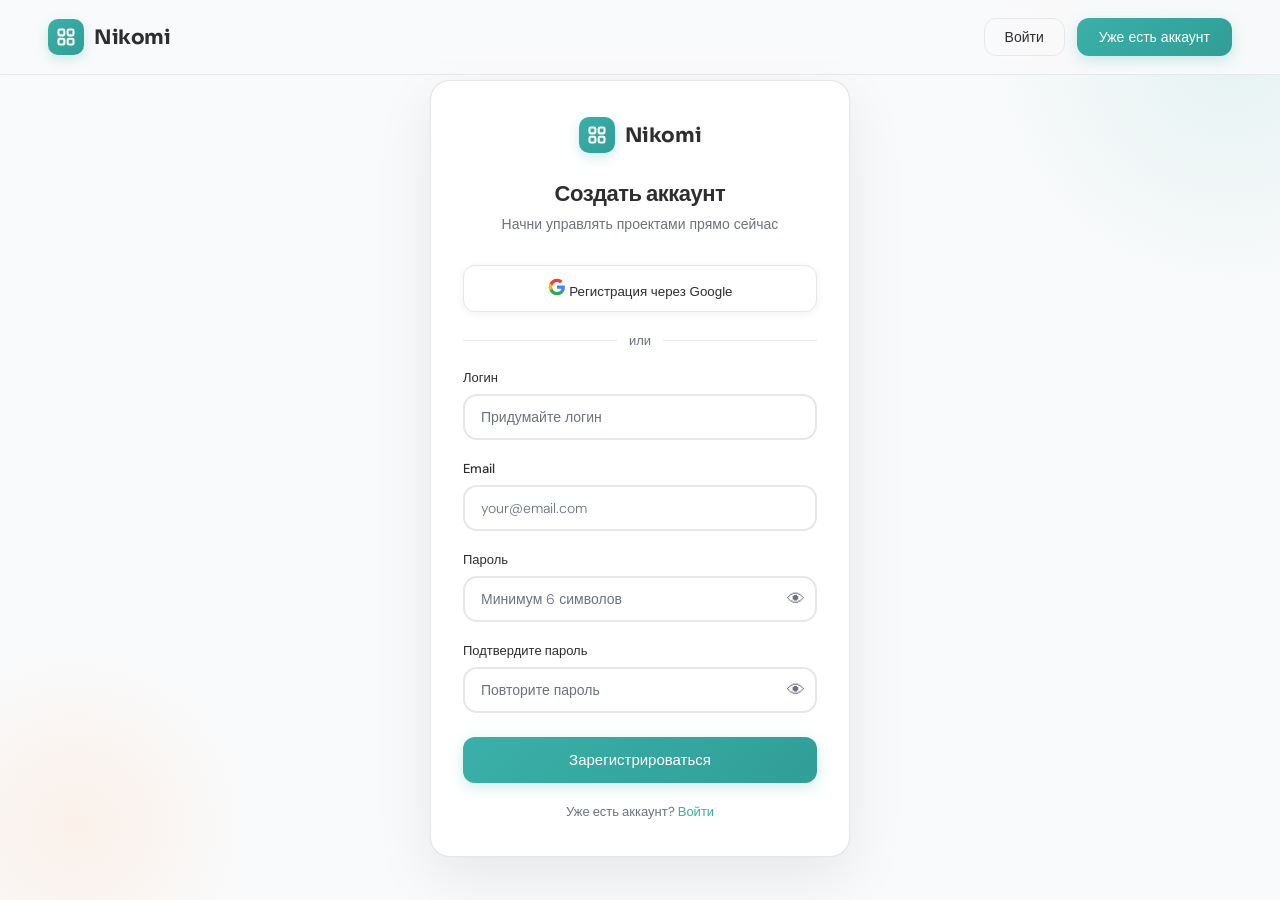
<file: register.html>
﻿<!DOCTYPE html>
<html lang="ru">
<head>
<meta charset="UTF-8">
<meta name="viewport" content="width=device-width, initial-scale=1.0">
<title>Nikomi — Регистрация</title>
<link href="https://fonts.googleapis.com/css2?family=Sora:wght@300;400;600;700&family=DM+Sans:ital,wght@0,300;0,400;0,500;1,300&display=swap" rel="stylesheet">
<link rel="stylesheet" href="styles.css">
</head>
<body>
<nav>
  <a href="index.html" class="logo">
    <div class="logo-icon">
      <svg viewBox="0 0 24 24" fill="none" stroke="white" stroke-width="2.5" stroke-linecap="round" stroke-linejoin="round">
        <rect x="3" y="3" width="7" height="7" rx="1.5"/>
        <rect x="14" y="3" width="7" height="7" rx="1.5"/>
        <rect x="3" y="14" width="7" height="7" rx="1.5"/>
        <rect x="14" y="14" width="7" height="7" rx="1.5"/>
      </svg>
    </div>
    <span class="logo-text">Nikomi</span>
  </a>
  <div class="nav-actions">
    <a href="login.html" class="btn-ghost">Войти</a>
    <a href="login.html" class="btn-primary">Уже есть аккаунт</a>
  </div>
</nav>
<div class="auth-page">
  <div class="auth-card animate-fadeUp">
    <div class="auth-logo">
      <div class="logo-icon">
        <svg viewBox="0 0 24 24" fill="none" stroke="white" stroke-width="2.5" stroke-linecap="round" stroke-linejoin="round">
          <rect x="3" y="3" width="7" height="7" rx="1.5"/>
          <rect x="14" y="3" width="7" height="7" rx="1.5"/>
          <rect x="3" y="14" width="7" height="7" rx="1.5"/>
          <rect x="14" y="14" width="7" height="7" rx="1.5"/>
        </svg>
      </div>
      <span class="logo-text">Nikomi</span>
    </div>
    <h2 class="auth-title">Создать аккаунт</h2>
    <p class="auth-subtitle">Начни управлять проектами прямо сейчас</p>
    <button class="btn-google w-full" style="justify-content:center; padding: 12px;">
      <svg viewBox="0 0 24 24" xmlns="http://www.w3.org/2000/svg">
        <path d="M22.56 12.25c0-.78-.07-1.53-.2-2.25H12v4.26h5.92c-.26 1.37-1.04 2.53-2.21 3.31v2.77h3.57c2.08-1.92 3.28-4.74 3.28-8.09z" fill="#4285F4"/>
        <path d="M12 23c2.97 0 5.46-.98 7.28-2.66l-3.57-2.77c-.98.66-2.23 1.06-3.71 1.06-2.86 0-5.29-1.93-6.16-4.53H2.18v2.84C3.99 20.53 7.7 23 12 23z" fill="#34A853"/>
        <path d="M5.84 14.09c-.22-.66-.35-1.36-.35-2.09s.13-1.43.35-2.09V7.07H2.18C1.43 8.55 1 10.22 1 12s.43 3.45 1.18 4.93l2.85-2.22.81-.62z" fill="#FBBC05"/>
        <path d="M12 5.38c1.62 0 3.06.56 4.21 1.64l3.15-3.15C17.45 2.09 14.97 1 12 1 7.7 1 3.99 3.47 2.18 7.07l3.66 2.84c.87-2.6 3.3-4.53 6.16-4.53z" fill="#EA4335"/>
      </svg>
      Регистрация через Google
    </button>
    <div class="divider">или</div>
    <div id="registerForm">
      <div class="form-group">
        <label for="login">Логин</label>
        <input type="text" id="login" class="form-input" placeholder="Придумайте логин" autocomplete="username">
        <div class="form-error" id="loginError" style="display:none;">⚠ Введите логин (минимум 3 символа)</div>
      </div>
      <div class="form-group">
        <label for="email">Email</label>
        <input type="email" id="email" class="form-input" placeholder="your@email.com" autocomplete="email">
        <div class="form-error" id="emailError" style="display:none;">⚠ Введите корректный email</div>
      </div>
      <div class="form-group">
        <label for="password">Пароль</label>
        <div style="position:relative;">
          <input type="password" id="password" class="form-input" placeholder="Минимум 6 символов" autocomplete="new-password">
          <button type="button" id="togglePassword" style="position:absolute; right:12px; top:50%; transform:translateY(-50%); background:none; border:none; cursor:pointer; font-size:18px; color:var(--text-secondary); padding:0;" title="Показать пароль">👁</button>
        </div>
        <div class="form-error" id="passwordError" style="display:none;">⚠ Пароль должен быть минимум 6 символов</div>
      </div>
      <div class="form-group">
        <label for="confirmPassword">Подтвердите пароль</label>
        <div style="position:relative;">
          <input type="password" id="confirmPassword" class="form-input" placeholder="Повторите пароль" autocomplete="new-password">
          <button type="button" id="toggleConfirmPassword" style="position:absolute; right:12px; top:50%; transform:translateY(-50%); background:none; border:none; cursor:pointer; font-size:18px; color:var(--text-secondary); padding:0;" title="Показать пароль">👁</button>
        </div>
        <div class="form-error" id="confirmPasswordError" style="display:none;">⚠ Пароли не совпадают</div>
      </div>
      <button class="btn-primary w-full btn-lg" id="submitBtn" onclick="handleRegister()" style="margin-top:4px;">Зарегистрироваться</button>
    </div>
    <div class="auth-footer">Уже есть аккаунт? <a href="login.html">Войти</a></div>
  </div>
</div>
<script>
document.getElementById('togglePassword').addEventListener('click', function () {
  const input = document.getElementById('password');
  const isHidden = input.type === 'password';
  input.type = isHidden ? 'text' : 'password';
  this.textContent = isHidden ? '🙈' : '👁';
});
document.getElementById('toggleConfirmPassword').addEventListener('click', function () {
  const input = document.getElementById('confirmPassword');
  const isHidden = input.type === 'password';
  input.type = isHidden ? 'text' : 'password';
  this.textContent = isHidden ? '🙈' : '👁';
});
document.getElementById('login').addEventListener('input', function () {
  this.classList.remove('error');
  document.getElementById('loginError').style.display = 'none';
});
document.getElementById('email').addEventListener('input', function () {
  this.classList.remove('error');
  document.getElementById('emailError').style.display = 'none';
});
document.getElementById('password').addEventListener('input', function () {
  this.classList.remove('error');
  document.getElementById('passwordError').style.display = 'none';
});
document.getElementById('confirmPassword').addEventListener('input', function () {
  this.classList.remove('error');
  document.getElementById('confirmPasswordError').style.display = 'none';
});
document.addEventListener('keydown', function (e) {
  if (e.key === 'Enter') handleRegister();
});
function handleRegister() {
  const loginVal = document.getElementById('login').value.trim();
  const emailVal = document.getElementById('email').value.trim();
  const passwordVal = document.getElementById('password').value;
  const confirmPasswordVal = document.getElementById('confirmPassword').value;
  const loginInput = document.getElementById('login');
  const emailInput = document.getElementById('email');
  const passInput = document.getElementById('password');
  const confirmPassInput = document.getElementById('confirmPassword');
  let valid = true;
  if (!loginVal || loginVal.length < 3) {
    loginInput.classList.add('error');
    document.getElementById('loginError').style.display = 'flex';
    valid = false;
  }
  const emailRegex = /^[^\s@]+@[^\s@]+\.[^\s@]+$/;
  if (!emailVal || !emailRegex.test(emailVal)) {
    emailInput.classList.add('error');
    document.getElementById('emailError').style.display = 'flex';
    valid = false;
  }
  if (!passwordVal || passwordVal.length < 6) {
    passInput.classList.add('error');
    document.getElementById('passwordError').style.display = 'flex';
    valid = false;
  }
  if (passwordVal !== confirmPasswordVal) {
    confirmPassInput.classList.add('error');
    document.getElementById('confirmPasswordError').style.display = 'flex';
    valid = false;
  }
  if (!valid) return;
  const btn = document.getElementById('submitBtn');
  btn.textContent = 'Регистрируем...';
  btn.disabled = true;
  btn.style.opacity = '0.75';
  setTimeout(() => {
    btn.textContent = 'Зарегистрироваться';
    btn.disabled = false;
    btn.style.opacity = '1';
    alert('Регистрация успешна!');
    window.location.href = 'login.html';
  }, 1200);
}
</script>
</body>
</html>
</file>
<file: styles.css>
/* ═══════════════════════════════════════════════
   NIKOMI — Общие стили для всех страниц
   ═══════════════════════════════════════════════ */

/* ───── CSS ПЕРЕМЕННЫЕ ───── */
:root {
  /* Бренд */
  --primary: #3AB0A8;
  --primary-hover: #319E97;

  /* Фоны */
  --bg: #F9FAFB;
  --soft-bg: #FDE7D8;
  --card: #FFFFFF;

  /* Границы */
  --border: #E5E7EB;

  /* Текст */
  --text: #2E2E2E;
  --text-secondary: #6B7280;

  /* Статусы */
  --success: #4CAF50;
  --warning: #F8C95D;
  --error: #E57373;

  /* Тени */
  --shadow-sm: 0 2px 8px rgba(0,0,0,0.06);
  --shadow-md: 0 8px 24px rgba(0,0,0,0.08);
  --shadow-lg: 0 24px 60px rgba(0,0,0,0.1);
  --shadow-primary: 0 4px 14px rgba(58,176,168,0.3);

  /* Радиусы */
  --radius-sm: 8px;
  --radius-md: 12px;
  --radius-lg: 16px;
  --radius-xl: 20px;
}

/* Тёмная тема */
.dark {
  --primary: #4FD1C5;
  --primary-hover: #38B2AC;

  --bg: #0F172A;
  --soft-bg: #111827;
  --card: #1F2933;

  --border: #374151;

  --text: #E5E7EB;
  --text-secondary: #9CA3AF;

  --success: #4ADE80;
  --warning: #FACC15;
  --error: #F87171;

  --shadow-sm: 0 2px 8px rgba(0,0,0,0.3);
  --shadow-md: 0 8px 24px rgba(0,0,0,0.35);
  --shadow-lg: 0 24px 60px rgba(0,0,0,0.4);
}


/* ───── СБРОС И BASE ───── */
*, *::before, *::after {
  box-sizing: border-box;
  margin: 0;
  padding: 0;
}

html {
  scroll-behavior: smooth;
}

body {
  font-family: 'DM Sans', sans-serif;
  background: var(--bg);
  color: var(--text);
  overflow-x: hidden;
  transition: background 0.3s, color 0.3s;
}


/* ───── ТИПОГРАФИКА ───── */
h1, h2, h3, h4, h5, h6 {
  font-family: 'Sora', sans-serif;
  color: var(--text);
  letter-spacing: -0.5px;
  line-height: 1.2;
}

h1 { font-size: clamp(38px, 5vw, 56px); font-weight: 700; letter-spacing: -1.5px; }
h2 { font-size: clamp(26px, 3.5vw, 36px); font-weight: 700; letter-spacing: -0.8px; }
h3 { font-size: 16px; font-weight: 600; letter-spacing: -0.3px; }

p {
  font-size: 15px;
  line-height: 1.7;
  color: var(--text-secondary);
  font-weight: 300;
}

a {
  color: var(--primary);
  text-decoration: none;
  transition: color 0.2s;
}

a:hover { color: var(--primary-hover); }

.text-accent { color: var(--primary); }
.text-secondary { color: var(--text-secondary); }
.text-sm { font-size: 13px; }
.text-xs { font-size: 11px; }
.font-medium { font-weight: 500; }
.font-semibold { font-weight: 600; }
.font-bold { font-weight: 700; }


/* ───── КНОПКИ ───── */
.btn {
  display: inline-flex;
  align-items: center;
  justify-content: center;
  gap: 8px;
  padding: 10px 22px;
  border-radius: 24px;
  font-family: 'DM Sans', sans-serif;
  font-size: 14px;
  font-weight: 500;
  cursor: pointer;
  text-decoration: none;
  transition: all 0.3s cubic-bezier(0.4, 0, 0.2, 1);
  border: none;
  white-space: nowrap;
}

/* Первичная кнопка */
.btn-primary {
  background: linear-gradient(135deg, var(--primary) 0%, #319E97 100%);
  color: #fff;
  box-shadow: 0 4px 14px rgba(58,176,168,0.25);
  border-radius: 12px;
  padding: 10px 22px;
  display: inline-flex;
  align-items: center;
  justify-content: center;
  gap: 8px;
  font-family: 'DM Sans', sans-serif;
  font-size: 14px;
  font-weight: 500;
  cursor: pointer;
  text-decoration: none;
  transition: all 0.2s;
  border: none;
  white-space: nowrap;
}
.btn-primary:hover {
  background: linear-gradient(135deg, #319E97 0%, var(--primary) 100%);
  color: #fff;
  transform: translateY(-1px);
  box-shadow: 0 6px 20px rgba(58,176,168,0.35);
}
.btn-primary:active {
  transform: translateY(0);
  box-shadow: 0 2px 8px rgba(58,176,168,0.3);
}

/* Обводка */
.btn-ghost {
  background: transparent;
  color: var(--text);
  border: 1.5px solid var(--border);
  border-radius: 12px;
  padding: 9px 20px;
  display: inline-flex;
  align-items: center;
  justify-content: center;
  gap: 8px;
  font-family: 'DM Sans', sans-serif;
  font-size: 14px;
  font-weight: 500;
  cursor: pointer;
  text-decoration: none;
  transition: all 0.2s;
  white-space: nowrap;
}
.btn-ghost:hover {
  border-color: var(--primary);
  color: var(--primary);
  background: rgba(58,176,168,0.06);
}

/* Google */
.btn-google {
  background: var(--card);
  color: var(--text);
  border: 1.5px solid var(--border);
  box-shadow: var(--shadow-sm);
  border-radius: 12px;
}
.btn-google:hover {
  border-color: var(--primary);
  color: var(--text);
  box-shadow: 0 4px 14px rgba(0,0,0,0.1);
}
.btn-google svg { width: 18px; height: 18px; }

/* Опасная */
.btn-danger {
  background: transparent;
  color: var(--error);
  border: 1.5px solid var(--error);
  border-radius: 24px;
}
.btn-danger:hover { 
  background: var(--error); 
  color: #fff;
  transform: translateY(-1px);
  box-shadow: 0 4px 14px rgba(229,115,115,0.3);
}

/* Размеры */
.btn-sm { padding: 7px 16px; font-size: 12px; border-radius: 8px; }
.btn-lg { padding: 13px 28px; font-size: 15px; border-radius: 12px; }

/* Иконка-кнопка */
.btn-icon {
  width: 36px;
  height: 36px;
  padding: 0;
  border-radius: 50%;
  background: transparent;
  border: 1px solid var(--border);
  color: var(--text-secondary);
  font-size: 16px;
  transition: all 0.3s;
}
.btn-icon:hover { 
  color: var(--primary); 
  border-color: var(--primary);
  background: rgba(58,176,168,0.08);
  transform: scale(1.05);
}

/* Дашед кнопка (добавить) */
.btn-dashed {
  width: 100%;
  padding: 10px;
  border: 1.5px dashed var(--border);
  border-radius: 12px;
  background: transparent;
  font-size: 12px;
  color: var(--text-secondary);
  cursor: pointer;
  font-family: 'DM Sans', sans-serif;
  transition: all 0.3s;
}
.btn-dashed:hover { 
  border-color: var(--primary); 
  color: var(--primary);
  background: rgba(58,176,168,0.05);
  border-style: solid;
}


/* ───── НАВБАР ───── */
nav, .navbar {
  position: fixed;
  top: 0; left: 0; right: 0;
  z-index: 100;
  display: flex;
  align-items: center;
  justify-content: space-between;
  padding: 18px 48px;
  background: rgba(249,250,251,0.85);
  backdrop-filter: blur(14px);
  border-bottom: 1px solid var(--border);
  transition: background 0.3s;
}
.dark nav, .dark .navbar {
  background: rgba(15,23,42,0.85);
}

.logo {
  display: flex;
  align-items: center;
  gap: 10px;
  text-decoration: none;
}
.logo-icon {
  width: 36px; height: 36px;
  background: linear-gradient(135deg, var(--primary) 0%, #319E97 100%);
  border-radius: 10px;
  display: flex;
  align-items: center;
  justify-content: center;
  box-shadow: 0 4px 12px rgba(58,176,168,0.25);
  transition: all 0.3s;
}
.logo:hover .logo-icon {
  transform: rotate(-5deg) scale(1.05);
  box-shadow: 0 6px 16px rgba(58,176,168,0.35);
}
.logo-icon svg { width: 20px; height: 20px; }
.logo-text {
  font-family: 'Sora', sans-serif;
  font-size: 20px;
  font-weight: 700;
  color: var(--text);
  letter-spacing: -0.4px;
}

.nav-actions {
  display: flex;
  align-items: center;
  gap: 12px;
}


/* ───── САЙДБАР (в приложении после входа) ───── */
.sidebar {
  position: fixed;
  top: 0; left: 0;
  width: 240px;
  height: 100vh;
  background: var(--soft-bg);
  border-right: 1px solid var(--border);
  padding: 20px 14px;
  display: flex;
  flex-direction: column;
  gap: 4px;
  z-index: 50;
  transition: background 0.3s;
}
.dark .sidebar {
  background: var(--soft-bg); /* уже меняется через переменную */
}

.sidebar-logo {
  font-family: 'Sora', sans-serif;
  font-size: 16px;
  font-weight: 700;
  color: var(--primary);
  padding: 4px 10px 16px;
  border-bottom: 1px solid var(--border);
  margin-bottom: 8px;
  display: flex;
  align-items: center;
  gap: 8px;
}

.sidebar-item {
  display: flex;
  align-items: center;
  gap: 10px;
  padding: 10px 12px;
  border-radius: var(--radius-sm);
  font-size: 13px;
  font-weight: 400;
  color: var(--text-secondary);
  cursor: pointer;
  text-decoration: none;
  transition: all 0.15s;
}
.sidebar-item:hover {
  background: rgba(58,176,168,0.08);
  color: var(--text);
}
.sidebar-item.active {
  background: rgba(58,176,168,0.12);
  color: var(--primary);
  font-weight: 500;
}
.sidebar-item .icon { font-size: 16px; flex-shrink: 0; }
.sidebar-bottom { margin-top: auto; }

/* Переключатель темы в сайдбаре */
.theme-toggle {
  display: flex;
  align-items: center;
  gap: 10px;
  padding: 10px 12px;
  border-radius: var(--radius-sm);
  font-size: 13px;
  color: var(--text-secondary);
  cursor: pointer;
  background: transparent;
  border: none;
  font-family: 'DM Sans', sans-serif;
  width: 100%;
  transition: all 0.15s;
}
.theme-toggle:hover { background: rgba(58,176,168,0.08); color: var(--text); }


/* ───── ОСНОВНОЙ КОНТЕНТ (при наличии сайдбара) ───── */
.main-content {
  margin-left: 240px;
  padding: 80px 32px 40px;
  min-height: 100vh;
}


/* ───── КАРТОЧКИ ───── */
.card {
  background: var(--card);
  border: 1px solid var(--border);
  border-radius: 16px;
  padding: 24px;
  box-shadow: var(--shadow-sm);
  transition: all 0.3s cubic-bezier(0.4, 0, 0.2, 1);
}
.card:hover {
  transform: translateY(-4px);
  box-shadow: 0 12px 32px rgba(0,0,0,0.1);
  border-color: rgba(58,176,168,0.2);
}

/* Карточка проекта */
.project-card {
  position: relative;
  overflow: hidden;
}
.project-card::before {
  content: '';
  position: absolute;
  top: 0; left: 0;
  width: 4px; height: 100%;
  background: var(--primary);
  border-radius: 4px 0 0 4px;
}
.project-card.warn::before { background: var(--warning); }
.project-card.danger::before { background: var(--error); }
.project-card.success::before { background: var(--success); }

.card-title {
  font-family: 'Sora', sans-serif;
  font-size: 15px;
  font-weight: 600;
  color: var(--text);
  margin-bottom: 6px;
}
.card-meta {
  font-size: 12px;
  color: var(--text-secondary);
  margin-bottom: 14px;
}
.card-footer {
  display: flex;
  align-items: center;
  justify-content: space-between;
  margin-top: 14px;
}


/* ───── ПРОГРЕСС-БАР ───── */
.progress-bar {
  height: 5px;
  background: var(--border);
  border-radius: 3px;
  overflow: hidden;
  flex: 1;
}
.progress-fill {
  height: 100%;
  background: linear-gradient(90deg, var(--primary), #5CC8C0);
  border-radius: 3px;
  transition: width 0.5s ease;
}
.progress-fill.warn { background: linear-gradient(90deg, var(--warning), #FAD77A); }
.progress-fill.danger { background: linear-gradient(90deg, var(--error), #EF9A9A); }
.progress-fill.success { background: linear-gradient(90deg, var(--success), #81C784); }


/* ───── АВАТАРЫ ───── */
.avatars {
  display: flex;
}
.avatar {
  width: 28px; height: 28px;
  border-radius: 50%;
  border: 2px solid var(--card);
  margin-left: -8px;
  font-size: 11px;
  display: flex;
  align-items: center;
  justify-content: center;
  font-weight: 700;
  color: #fff;
  background: var(--primary);
  flex-shrink: 0;
}
.avatar:first-child { margin-left: 0; }
.avatar.sm { width: 22px; height: 22px; font-size: 9px; }


/* ───── БЕЙДЖИ / ТЕГИ ───── */
.badge {
  display: inline-flex;
  align-items: center;
  gap: 4px;
  padding: 4px 12px;
  border-radius: 20px;
  font-size: 11px;
  font-weight: 500;
}
.badge-primary { background: rgba(58,176,168,0.12); color: var(--primary); }
.badge-success { background: rgba(76,175,80,0.12); color: var(--success); }
.badge-warning { background: rgba(248,201,93,0.2); color: #B8860B; }
.badge-error { background: rgba(229,115,115,0.12); color: var(--error); }
.badge-neutral { background: var(--border); color: var(--text-secondary); }
.badge-dot { width: 6px; height: 6px; border-radius: 50%; background: currentColor; }


/* ───── ПРИОРИТЕТ ───── */
.priority-high { color: var(--error); }
.priority-medium { color: var(--warning); }
.priority-low { color: var(--success); }


/* ───── КАНБАН-ДОСКА ───── */
.kanban-board {
  display: grid;
  grid-template-columns: repeat(3, 1fr);
  gap: 20px;
  align-items: start;
}
.kanban-column {
  background: var(--bg);
  border: 1px solid var(--border);
  border-radius: var(--radius-lg);
  padding: 16px;
  min-height: 400px;
}
.kanban-header {
  display: flex;
  align-items: center;
  justify-content: space-between;
  margin-bottom: 14px;
  padding-bottom: 10px;
  border-bottom: 1px solid var(--border);
}
.kanban-title {
  font-family: 'Sora', sans-serif;
  font-size: 13px;
  font-weight: 600;
  color: var(--text);
  display: flex;
  align-items: center;
  gap: 8px;
}
.kanban-count {
  font-size: 11px;
  color: var(--text-secondary);
  background: var(--border);
  padding: 2px 8px;
  border-radius: 10px;
}

/* Карточка задачи в канбане */
.task-card {
  background: var(--card);
  border: 1px solid var(--border);
  border-radius: var(--radius-md);
  padding: 14px;
  margin-bottom: 10px;
  cursor: grab;
  box-shadow: var(--shadow-sm);
  transition: all 0.2s;
}
.task-card:hover { box-shadow: var(--shadow-md); transform: translateY(-2px); }
.task-card:active { cursor: grabbing; }
.task-card.dragging { opacity: 0.5; }
.task-card.overdue { border-color: rgba(229,115,115,0.4); background: rgba(229,115,115,0.03); }
.task-card.deadline-soon { border-color: rgba(248,201,93,0.5); }

.task-title {
  font-size: 13px;
  font-weight: 600;
  color: var(--text);
  margin-bottom: 6px;
}
.task-desc {
  font-size: 12px;
  color: var(--text-secondary);
  line-height: 1.5;
  margin-bottom: 10px;
  font-weight: 300;
}
.task-footer {
  display: flex;
  align-items: center;
  justify-content: space-between;
  flex-wrap: wrap;
  gap: 6px;
}
.task-deadline {
  font-size: 11px;
  color: var(--text-secondary);
  display: flex;
  align-items: center;
  gap: 4px;
}
.task-deadline.soon { color: var(--warning); font-weight: 500; }
.task-deadline.overdue { color: var(--error); font-weight: 500; }


/* ───── ФОРМЫ ───── */
.form-group {
  margin-bottom: 20px;
}
label {
  display: block;
  font-size: 13px;
  font-weight: 500;
  color: var(--text);
  margin-bottom: 8px;
}
.form-input, .form-textarea, .form-select {
  width: 100%;
  padding: 12px 16px;
  border: 2px solid var(--border);
  border-radius: 14px;
  background: var(--card);
  color: var(--text);
  font-family: 'DM Sans', sans-serif;
  font-size: 14px;
  font-weight: 400;
  outline: none;
  transition: all 0.3s cubic-bezier(0.4, 0, 0.2, 1);
}
.form-input::placeholder,
.form-textarea::placeholder { color: var(--text-secondary); font-weight: 300; }
.form-input:focus, .form-textarea:focus, .form-select:focus {
  border-color: var(--primary);
  box-shadow: 0 0 0 4px rgba(58,176,168,0.1);
  transform: translateY(-1px);
}
.form-input.error { border-color: var(--error); }
.form-input.error:focus { box-shadow: 0 0 0 4px rgba(229,115,115,0.1); }
.form-textarea { resize: vertical; min-height: 90px; }

.form-error {
  font-size: 12px;
  color: var(--error);
  margin-top: 5px;
  display: flex;
  align-items: center;
  gap: 4px;
}
.form-hint {
  font-size: 12px;
  color: var(--text-secondary);
  margin-top: 5px;
}

/* Разделитель "или" */
.divider {
  display: flex;
  align-items: center;
  gap: 12px;
  margin: 20px 0;
  color: var(--text-secondary);
  font-size: 13px;
}
.divider::before, .divider::after {
  content: '';
  flex: 1;
  height: 1px;
  background: var(--border);
}


/* ───── СТРАНИЦЫ AUTH (вход/регистрация) ───── */
.auth-page {
  min-height: 100vh;
  display: flex;
  align-items: flex-start;
  justify-content: center;
  padding: 80px 16px 40px;
  background: var(--bg);
  position: relative;
  overflow-y: auto;
}
.auth-page::before {
  content: '';
  position: absolute;
  top: -200px; right: -200px;
  width: 500px; height: 500px;
  background: radial-gradient(circle, rgba(58,176,168,0.1) 0%, transparent 70%);
  pointer-events: none;
}
.auth-page::after {
  content: '';
  position: absolute;
  bottom: -100px; left: -100px;
  width: 350px; height: 350px;
  background: radial-gradient(circle, rgba(253,231,216,0.5) 0%, transparent 70%);
  pointer-events: none;
}

.auth-card {
  background: var(--card);
  border: 1px solid var(--border);
  border-radius: 20px;
  padding: 36px 32px;
  width: 100%;
  max-width: 420px;
  box-shadow: 0 20px 60px rgba(0,0,0,0.08), 0 0 1px rgba(0,0,0,0.1);
  position: relative;
  z-index: 2;
  animation: fadeUp 0.6s ease both;
}
.auth-logo {
  display: flex;
  align-items: center;
  gap: 10px;
  margin-bottom: 28px;
  justify-content: center;
}
.auth-title {
  font-family: 'Sora', sans-serif;
  font-size: 22px;
  font-weight: 700;
  color: var(--text);
  margin-bottom: 6px;
  text-align: center;
  letter-spacing: -0.5px;
}
.auth-subtitle {
  font-size: 14px;
  color: var(--text-secondary);
  text-align: center;
  margin-bottom: 28px;
  font-weight: 300;
}
.auth-footer {
  text-align: center;
  margin-top: 20px;
  font-size: 13px;
  color: var(--text-secondary);
}
.auth-footer a { color: var(--primary); font-weight: 500; }


/* ───── МОДАЛЬНЫЕ ОКНА ───── */
.modal-overlay {
  position: fixed;
  inset: 0;
  background: rgba(0,0,0,0.4);
  backdrop-filter: blur(4px);
  z-index: 200;
  display: flex;
  align-items: center;
  justify-content: center;
  padding: 20px;
  animation: fadeIn 0.2s ease;
}
.modal {
  background: var(--card);
  border: 1px solid var(--border);
  border-radius: var(--radius-xl);
  padding: 32px;
  width: 100%;
  max-width: 520px;
  box-shadow: var(--shadow-lg);
  animation: scaleIn 0.2s ease;
}
.modal-header {
  display: flex;
  align-items: center;
  justify-content: space-between;
  margin-bottom: 24px;
}
.modal-title {
  font-family: 'Sora', sans-serif;
  font-size: 18px;
  font-weight: 700;
  color: var(--text);
}
.modal-close {
  width: 32px; height: 32px;
  border-radius: var(--radius-sm);
  border: 1px solid var(--border);
  background: transparent;
  color: var(--text-secondary);
  font-size: 18px;
  cursor: pointer;
  display: flex;
  align-items: center;
  justify-content: center;
  transition: all 0.15s;
}
.modal-close:hover { color: var(--error); border-color: var(--error); }
.modal-footer {
  display: flex;
  justify-content: flex-end;
  gap: 10px;
  margin-top: 24px;
  padding-top: 20px;
  border-top: 1px solid var(--border);
}


/* ───── ПОИСК ───── */
.search-bar {
  position: relative;
  display: flex;
  align-items: center;
}
.search-bar .search-icon {
  position: absolute;
  left: 12px;
  color: var(--text-secondary);
  font-size: 15px;
  pointer-events: none;
}
.search-bar .form-input {
  padding-left: 38px;
}


/* ───── ДРОПДАУН (три точки) ───── */
.dropdown {
  position: relative;
  display: inline-block;
}
.dropdown-menu {
  position: absolute;
  top: calc(100% + 6px);
  right: 0;
  background: var(--card);
  border: 1px solid var(--border);
  border-radius: var(--radius-md);
  box-shadow: var(--shadow-md);
  min-width: 160px;
  padding: 6px;
  z-index: 50;
  animation: fadeIn 0.15s ease;
}
.dropdown-item {
  display: flex;
  align-items: center;
  gap: 8px;
  padding: 9px 12px;
  border-radius: var(--radius-sm);
  font-size: 13px;
  color: var(--text);
  cursor: pointer;
  transition: background 0.1s;
}
.dropdown-item:hover { background: var(--bg); }
.dropdown-item.danger { color: var(--error); }
.dropdown-item.danger:hover { background: rgba(229,115,115,0.06); }


/* ───── УВЕДОМЛЕНИЯ / ПЕРСОНАЖ ───── */
.notification {
  display: flex;
  align-items: flex-start;
  gap: 12px;
  padding: 14px 16px;
  border-radius: var(--radius-md);
  border: 1px solid var(--border);
  background: var(--card);
  margin-bottom: 10px;
  box-shadow: var(--shadow-sm);
}
.notification.warn { border-color: rgba(248,201,93,0.4); background: rgba(248,201,93,0.05); }
.notification.error { border-color: rgba(229,115,115,0.4); background: rgba(229,115,115,0.04); }

.notif-mascot { font-size: 28px; flex-shrink: 0; }
.notif-text { font-size: 13px; color: var(--text); font-weight: 400; line-height: 1.5; }
.notif-text strong { font-weight: 600; }


/* ───── СЕКЦИЯ-ЗАГОЛОВОК ───── */
.section-label {
  display: inline-block;
  font-size: 12px;
  font-weight: 600;
  text-transform: uppercase;
  letter-spacing: 1.2px;
  color: var(--primary);
  margin-bottom: 10px;
}
.section-title {
  font-family: 'Sora', sans-serif;
  font-size: clamp(28px, 4vw, 40px);
  font-weight: 700;
  letter-spacing: -1px;
  color: var(--text);
  margin-bottom: 10px;
}
.section-desc {
  font-size: 16px;
  color: var(--text-secondary);
  font-weight: 300;
  max-width: 500px;
  margin: 0 auto;
  line-height: 1.6;
}

/* Бейдж-анонс */
.hero-badge {
  display: inline-flex;
  align-items: center;
  gap: 6px;
  background: rgba(58,176,168,0.1);
  border: 1px solid rgba(58,176,168,0.25);
  border-radius: 24px;
  padding: 8px 16px;
  font-size: 12px;
  font-weight: 500;
  color: var(--primary);
  margin-bottom: 20px;
  transition: all 0.3s;
}
.hero-badge:hover {
  background: rgba(58,176,168,0.15);
  transform: translateY(-2px);
  box-shadow: 0 4px 12px rgba(58,176,168,0.2);
}
.hero-badge .dot-pulse {
  width: 6px; height: 6px;
  background: var(--primary);
  border-radius: 50%;
  animation: pulse 2s infinite;
}


/* ───── УТИЛИТЫ ───── */
.flex { display: flex; }
.flex-col { flex-direction: column; }
.items-center { align-items: center; }
.justify-between { justify-content: space-between; }
.justify-center { justify-content: center; }
.gap-1 { gap: 4px; }
.gap-2 { gap: 8px; }
.gap-3 { gap: 12px; }
.gap-4 { gap: 16px; }
.gap-6 { gap: 24px; }

.mt-1 { margin-top: 4px; }
.mt-2 { margin-top: 8px; }
.mt-4 { margin-top: 16px; }
.mt-6 { margin-top: 24px; }
.mb-2 { margin-bottom: 8px; }
.mb-4 { margin-bottom: 16px; }

.w-full { width: 100%; }
.text-center { text-align: center; }

/* Разделитель */
.hr {
  height: 1px;
  background: var(--border);
  margin: 20px 0;
  border: none;
}


/* ───── АНИМАЦИИ ───── */
@keyframes fadeUp {
  from { opacity: 0; transform: translateY(24px); }
  to   { opacity: 1; transform: translateY(0); }
}
@keyframes fadeIn {
  from { opacity: 0; }
  to   { opacity: 1; }
}
@keyframes scaleIn {
  from { opacity: 0; transform: scale(0.9); }
  to   { opacity: 1; transform: scale(1); }
}
@keyframes float {
  0%, 100% { transform: translateY(0px); }
  50%       { transform: translateY(-8px); }
}
@keyframes pulse {
  0%, 100% { opacity: 1; }
  50%       { opacity: 0.35; }
}
@keyframes slideInLeft {
  from { opacity: 0; transform: translateX(-20px); }
  to   { opacity: 1; transform: translateX(0); }
}
@keyframes shake {
  0%, 100% { transform: translateX(0); }
  25%       { transform: translateX(-6px); }
  75%       { transform: translateX(6px); }
}

/* Классы для анимаций */
.animate-fadeUp   { animation: fadeUp 0.7s ease both; }
.animate-fadeIn   { animation: fadeIn 0.4s ease both; }
.animate-scaleIn  { animation: scaleIn 0.3s cubic-bezier(0.4, 0, 0.2, 1) both; }
.animate-float    { animation: float 3s ease-in-out infinite; }
.animate-shake    { animation: shake 0.4s ease; }

.delay-1 { animation-delay: 0.1s; }
.delay-2 { animation-delay: 0.2s; }
.delay-3 { animation-delay: 0.3s; }
.delay-4 { animation-delay: 0.4s; }


/* ───── ЛЕНДИНГ — HERO ───── */
.hero {
  min-height: 100vh;
  display: grid;
  grid-template-columns: 1fr 1fr;
  align-items: center;
  gap: 40px;
  padding: 120px 48px 80px;
  position: relative;
  overflow: hidden;
}
.hero::before {
  content: '';
  position: absolute;
  top: -200px; right: -200px;
  width: 600px; height: 600px;
  background: radial-gradient(circle, rgba(58,176,168,0.12) 0%, transparent 70%);
  pointer-events: none;
}
.hero::after {
  content: '';
  position: absolute;
  bottom: -100px; left: -100px;
  width: 400px; height: 400px;
  background: radial-gradient(circle, rgba(253,231,216,0.6) 0%, transparent 70%);
  pointer-events: none;
}

.hero-content {
  position: relative;
  z-index: 2;
  animation: fadeUp 0.8s ease both;
}

.hero-badge span {
  width: 6px; height: 6px;
  background: var(--primary);
  border-radius: 50%;
  animation: pulse 2s infinite;
  display: inline-block;
}

h1 .accent {
  color: var(--primary);
  position: relative;
  display: inline-block;
}
h1 .accent::after {
  content: '';
  position: absolute;
  bottom: 4px; left: 0; right: 0;
  height: 3px;
  background: linear-gradient(90deg, var(--primary), rgba(58,176,168,0));
  border-radius: 2px;
}

.hero-desc {
  font-size: 17px;
  line-height: 1.65;
  color: var(--text-secondary);
  margin-bottom: 36px;
  max-width: 440px;
  font-weight: 300;
}

.hero-cta {
  display: flex;
  align-items: center;
  gap: 14px;
  flex-wrap: wrap;
}

.btn-large {
  padding: 16px 36px;
  font-size: 16px;
  border-radius: 30px;
  font-weight: 600;
  letter-spacing: 0.3px;
}

.hero-visual {
  position: relative;
  z-index: 2;
  display: flex;
  justify-content: center;
  align-items: center;
  animation: fadeUp 0.8s 0.15s ease both;
}


/* ───── ЛЕНДИНГ — ПРЕВЬЮ ПРИЛОЖЕНИЯ ───── */
.app-preview {
  background: var(--card);
  border-radius: 20px;
  border: 1px solid var(--border);
  box-shadow: 0 20px 60px rgba(0,0,0,0.1), 0 0 1px rgba(0,0,0,0.05);
  width: 100%;
  max-width: 500px;
  overflow: hidden;
  transition: all 0.4s cubic-bezier(0.4, 0, 0.2, 1);
}
.app-preview:hover {
  transform: translateY(-8px) scale(1.02);
  box-shadow: 0 30px 80px rgba(0,0,0,0.15);
}

.preview-header {
  background: var(--bg);
  border-bottom: 1px solid var(--border);
  padding: 14px 20px;
  display: flex;
  align-items: center;
  gap: 12px;
}
.dots { display: flex; gap: 6px; }
.dot { width: 10px; height: 10px; border-radius: 50%; }
.dot:nth-child(1) { background: #FF5F57; }
.dot:nth-child(2) { background: #FEBC2E; }
.dot:nth-child(3) { background: #28C840; }

.preview-title-bar {
  flex: 1;
  height: 26px;
  background: var(--border);
  border-radius: 6px;
  display: flex;
  align-items: center;
  padding: 0 10px;
  font-size: 11px;
  color: var(--text-secondary);
}

.preview-body {
  display: grid;
  grid-template-columns: 180px 1fr;
  min-height: 320px;
}

.preview-sidebar {
  background: #F3F4F6;
  border-right: 1px solid var(--border);
  padding: 16px 12px;
  display: flex;
  flex-direction: column;
  gap: 4px;
}
.dark .preview-sidebar { background: #1a2234; }

.preview-sidebar .s-logo {
  font-family: 'Sora', sans-serif;
  font-size: 13px;
  font-weight: 700;
  color: var(--primary);
  padding: 4px 8px 12px;
  border-bottom: 1px solid var(--border);
  margin-bottom: 8px;
}

.preview-sidebar .sidebar-item {
  padding: 8px 10px;
  font-size: 12px;
}

.preview-main {
  padding: 16px;
}

.preview-section-title {
  font-size: 11px;
  font-weight: 600;
  color: var(--text-secondary);
  text-transform: uppercase;
  letter-spacing: 0.5px;
  margin-bottom: 12px;
}

/* Мини-карточки в превью */
.mini-card {
  background: var(--card);
  border: 1px solid var(--border);
  border-radius: 10px;
  padding: 12px;
  margin-bottom: 8px;
  box-shadow: 0 1px 4px rgba(0,0,0,0.04);
  position: relative;
  overflow: hidden;
}
.mini-card::before {
  content: '';
  position: absolute;
  top: 0; left: 0;
  width: 3px; height: 100%;
  background: var(--primary);
  border-radius: 3px 0 0 3px;
}
.mini-card.warn::before { background: var(--warning); }
.mini-card-title { font-size: 12px; font-weight: 600; color: var(--text); margin-bottom: 4px; }
.mini-card-meta  { font-size: 10px; color: var(--text-secondary); }
.mini-card-footer {
  display: flex;
  align-items: center;
  justify-content: space-between;
  margin-top: 8px;
}

.mini-avatars { display: flex; }
.mini-avatar {
  width: 18px; height: 18px;
  border-radius: 50%;
  border: 1.5px solid var(--card);
  margin-left: -5px;
  font-size: 8px;
  display: flex;
  align-items: center;
  justify-content: center;
  font-weight: 700;
  color: white;
}
.mini-avatar:first-child { margin-left: 0; }

.add-task-btn {
  width: 100%;
  padding: 7px;
  border: 1.5px dashed var(--border);
  border-radius: 8px;
  background: transparent;
  font-size: 11px;
  font-family: 'DM Sans', sans-serif;
  color: var(--text-secondary);
  cursor: pointer;
  transition: all 0.15s;
}
.add-task-btn:hover { border-color: var(--primary); color: var(--primary); }


/* ───── ЛЕНДИНГ — ПЛАВАЮЩИЕ БЕЙДЖИ ───── */
.float-badge {
  position: absolute;
  background: var(--card);
  border: 1px solid var(--border);
  border-radius: var(--radius-md);
  padding: 10px 14px;
  box-shadow: var(--shadow-md);
  font-size: 12px;
  font-weight: 500;
  color: var(--text);
  animation: float 3s ease-in-out infinite;
  white-space: nowrap;
}
.float-badge.badge-1 { top: 10px; right: -20px; animation-delay: 0s; }
.float-badge.badge-2 { bottom: 30px; left: -20px; animation-delay: 1.5s; }
.badge-icon { font-size: 16px; margin-right: 6px; }


/* ───── ЛЕНДИНГ — СЕКЦИЯ ВОЗМОЖНОСТЕЙ ───── */
.features {
  padding: 80px 48px;
  max-width: 1200px;
  margin: 0 auto;
  animation: fadeUp 0.8s 0.3s ease both;
}

.section-header {
  text-align: center;
  margin-bottom: 56px;
}

.features-grid {
  display: grid;
  grid-template-columns: repeat(3, 1fr);
  gap: 24px;
}

.feature-card {
  background: var(--card);
  border: 1px solid var(--border);
  border-radius: 18px;
  padding: 32px;
  transition: all 0.4s cubic-bezier(0.4, 0, 0.2, 1);
  position: relative;
  overflow: hidden;
}
.feature-card::after {
  content: '';
  position: absolute;
  inset: 0;
  background: linear-gradient(135deg, rgba(58,176,168,0.05) 0%, transparent 60%);
  opacity: 0;
  transition: opacity 0.4s;
}
.feature-card:hover { 
  transform: translateY(-6px) scale(1.02); 
  box-shadow: 0 16px 40px rgba(0,0,0,0.12);
  border-color: rgba(58,176,168,0.3);
}
.feature-card:hover::after { opacity: 1; }

.feature-icon {
  width: 52px; height: 52px;
  background: rgba(58,176,168,0.1);
  border-radius: 14px;
  display: flex;
  align-items: center;
  justify-content: center;
  font-size: 26px;
  margin-bottom: 18px;
  transition: all 0.3s;
}
.feature-card:hover .feature-icon {
  transform: scale(1.1) rotate(-5deg);
  background: rgba(58,176,168,0.15);
}
.feature-icon.orange { background: rgba(253,231,216,0.8); }
.feature-icon.green  { background: rgba(76,175,80,0.1); }

.feature-card h3 { margin-bottom: 8px; }
.feature-card p  { font-size: 14px; }


/* ───── ЛЕНДИНГ — INFO STRIP ───── */
.info-strip {
  background: linear-gradient(135deg, #F0FAFA 0%, var(--soft-bg) 100%);
  border-top: 1px solid var(--border);
  border-bottom: 1px solid var(--border);
  padding: 64px 48px;
}
.dark .info-strip {
  background: linear-gradient(135deg, #0d1a2a 0%, var(--soft-bg) 100%);
}

.info-inner {
  max-width: 1200px;
  margin: 0 auto;
  display: grid;
  grid-template-columns: 1fr 1fr;
  gap: 60px;
  align-items: center;
}

.info-text h2 { margin-bottom: 16px; }
.info-text p  { margin-bottom: 12px; }

.stats-grid {
  display: grid;
  grid-template-columns: 1fr 1fr;
  gap: 20px;
}
.stat-card {
  background: var(--card);
  border: 1px solid var(--border);
  border-radius: var(--radius-lg);
  padding: 20px;
  text-align: center;
  box-shadow: var(--shadow-sm);
}
.stat-number {
  font-family: 'Sora', sans-serif;
  font-size: 32px;
  font-weight: 700;
  color: var(--primary);
  letter-spacing: -1px;
  line-height: 1;
  margin-bottom: 4px;
}
.stat-label {
  font-size: 13px;
  color: var(--text-secondary);
  font-weight: 300;
}


/* ───── ЛЕНДИНГ — ФУТЕР ───── */
footer {
  padding: 40px 48px;
  border-top: 1px solid var(--border);
  display: flex;
  align-items: center;
  justify-content: space-between;
}
.footer-copy {
  font-size: 13px;
  color: var(--text-secondary);
  font-weight: 300;
}
.footer-links {
  display: flex;
  gap: 20px;
}
.footer-links a {
  font-size: 13px;
  color: var(--text-secondary);
  text-decoration: none;
  transition: color 0.15s;
}
.footer-links a:hover { color: var(--primary); }


/* ───── АДАПТИВ ───── */
@media (max-width: 1024px) {
  .kanban-board { grid-template-columns: 1fr; }
}

@media (max-width: 900px) {
  nav, .navbar { padding: 16px 20px; }
  .sidebar { width: 200px; }
  .main-content { margin-left: 200px; padding: 72px 20px 32px; }
  .hero { grid-template-columns: 1fr; padding: 100px 24px 60px; }
  .hero-visual { display: none; }
  .features { padding: 60px 24px; }
  .features-grid { grid-template-columns: 1fr 1fr; gap: 16px; }
  .info-strip { padding: 48px 24px; }
  .info-inner { grid-template-columns: 1fr; gap: 36px; }
  footer { padding: 28px 24px; }
}

@media (max-width: 768px) {
  .sidebar { transform: translateX(-100%); transition: transform 0.3s; }
  .sidebar.open { transform: translateX(0); }
  .main-content { margin-left: 0; }
  .auth-card { padding: 28px 20px; }
  .modal { padding: 24px 20px; }
  .features-grid { grid-template-columns: 1fr; }
  footer { flex-direction: column; gap: 16px; text-align: center; }
}

@media (max-width: 480px) {
  nav .nav-actions .btn-ghost { display: none; }
  .hero-cta { flex-direction: column; align-items: flex-start; }
}
</file>
